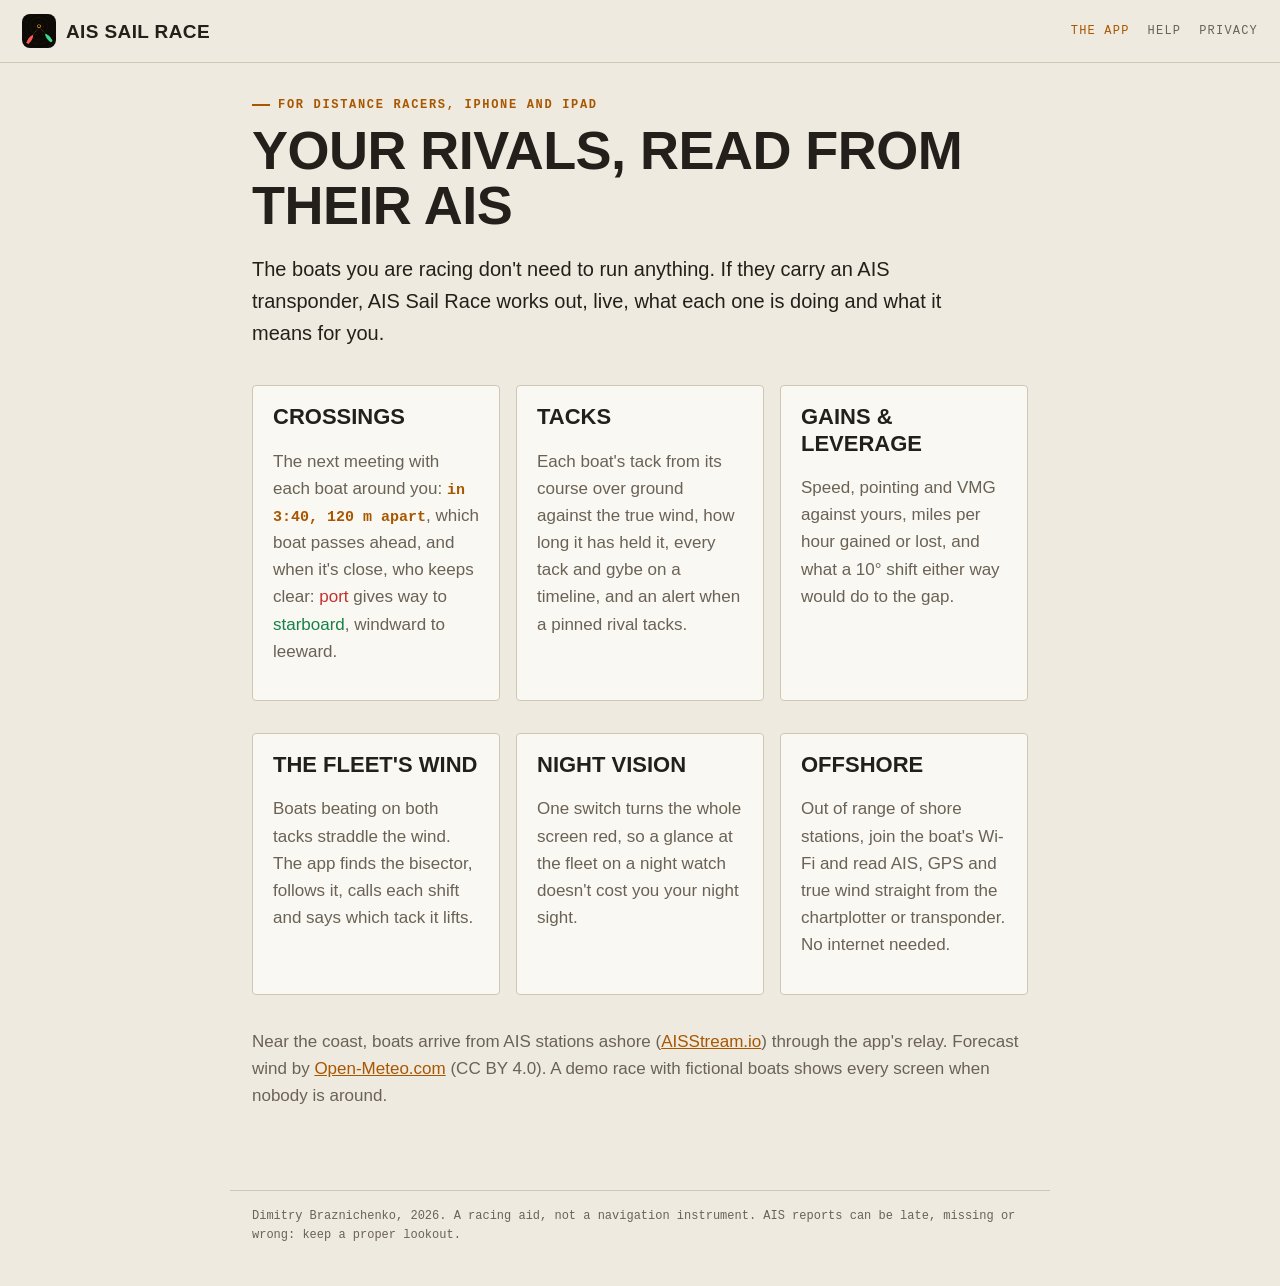
<file: index.html>
<!doctype html>
<html lang="en">
<head>
  <meta charset="utf-8" />
  <meta name="viewport" content="width=device-width, initial-scale=1" />
  <title>AIS Sail Race</title>
  <link rel="stylesheet" href="styles.css" />
  <link rel="icon" href="icon.png" />
</head>
<body>
  <div class="bar">
    <a class="brand" href="index.html"><img src="icon.png" alt="" />AIS Sail Race</a>
    <nav><a href="index.html" aria-current="page">The app</a><a href="support.html">Help</a><a href="privacy.html">Privacy</a></nav>
  </div>
  <main>
    <div class="kicker">For distance racers, iPhone and iPad</div>
    <h1>Your rivals, read from their AIS</h1>
    <p class="lede">The boats you are racing don't need to run anything. If they carry an AIS transponder, AIS Sail Race works out, live, what each one is doing and what it means for you.</p>
    <div class="grid">
      <div class="panel"><h2>Crossings</h2><p>The next meeting with each boat around you: <span class="fig">in 3:40, 120 m apart</span>, which boat passes ahead, and when it's close, who keeps clear: <span class="port">port</span> gives way to <span class="stbd">starboard</span>, windward to leeward.</p></div>
      <div class="panel"><h2>Tacks</h2><p>Each boat's tack from its course over ground against the true wind, how long it has held it, every tack and gybe on a timeline, and an alert when a pinned rival tacks.</p></div>
      <div class="panel"><h2>Gains &amp; leverage</h2><p>Speed, pointing and VMG against yours, miles per hour gained or lost, and what a 10&deg; shift either way would do to the gap.</p></div>
      <div class="panel"><h2>The fleet's wind</h2><p>Boats beating on both tacks straddle the wind. The app finds the bisector, follows it, calls each shift and says which tack it lifts.</p></div>
      <div class="panel"><h2>Night vision</h2><p>One switch turns the whole screen red, so a glance at the fleet on a night watch doesn't cost you your night sight.</p></div>
      <div class="panel"><h2>Offshore</h2><p>Out of range of shore stations, join the boat's Wi-Fi and read AIS, GPS and true wind straight from the chartplotter or transponder. No internet needed.</p></div>
    </div>
    <p>Near the coast, boats arrive from AIS stations ashore (<a href="https://aisstream.io/">AISStream.io</a>) through the app's relay. Forecast wind by <a href="https://open-meteo.com/">Open-Meteo.com</a> (CC BY 4.0). A demo race with fictional boats shows every screen when nobody is around.</p>
  </main>
  <footer>Dimitry Braznichenko, 2026. A racing aid, not a navigation instrument. AIS reports can be late, missing or wrong: keep a proper lookout.</footer>
</body>
</html>
</file>
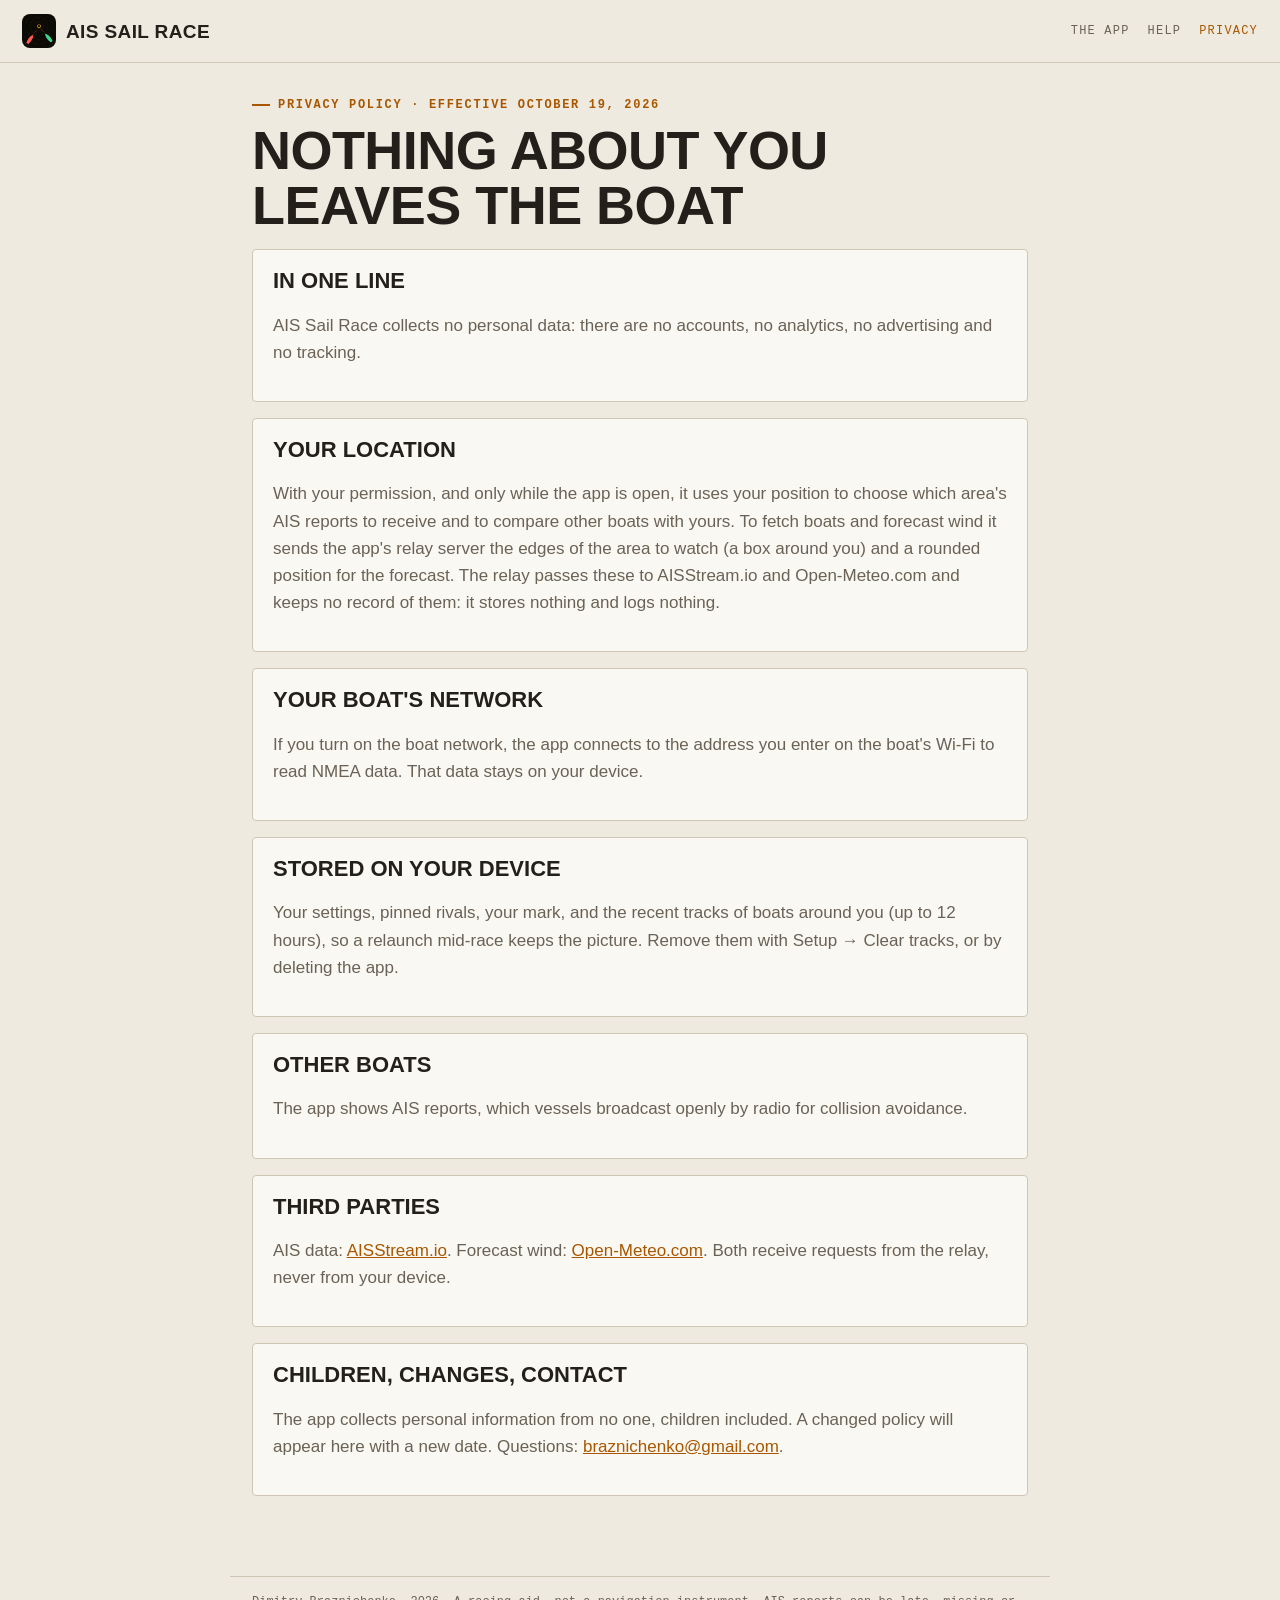
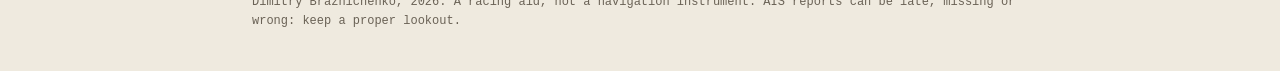
<file: privacy.html>
<!doctype html>
<html lang="en">
<head>
  <meta charset="utf-8" />
  <meta name="viewport" content="width=device-width, initial-scale=1" />
  <title>AIS Sail Race Privacy Policy</title>
  <link rel="stylesheet" href="styles.css" />
  <link rel="icon" href="icon.png" />
</head>
<body>
  <div class="bar">
    <a class="brand" href="index.html"><img src="icon.png" alt="" />AIS Sail Race</a>
    <nav><a href="index.html">The app</a><a href="support.html">Help</a><a href="privacy.html" aria-current="page">Privacy</a></nav>
  </div>
  <main>
    <div class="kicker">Privacy policy &middot; effective October 19, 2026</div>
    <h1>Nothing about you leaves the boat</h1>
    <div class="panel"><h2>In one line</h2><p>AIS Sail Race collects no personal data: there are no accounts, no analytics, no advertising and no tracking.</p></div>
    <div class="panel"><h2>Your location</h2><p>With your permission, and only while the app is open, it uses your position to choose which area's AIS reports to receive and to compare other boats with yours. To fetch boats and forecast wind it sends the app's relay server the edges of the area to watch (a box around you) and a rounded position for the forecast. The relay passes these to AISStream.io and Open-Meteo.com and keeps no record of them: it stores nothing and logs nothing.</p></div>
    <div class="panel"><h2>Your boat's network</h2><p>If you turn on the boat network, the app connects to the address you enter on the boat's Wi-Fi to read NMEA data. That data stays on your device.</p></div>
    <div class="panel"><h2>Stored on your device</h2><p>Your settings, pinned rivals, your mark, and the recent tracks of boats around you (up to 12 hours), so a relaunch mid-race keeps the picture. Remove them with Setup &rarr; Clear tracks, or by deleting the app.</p></div>
    <div class="panel"><h2>Other boats</h2><p>The app shows AIS reports, which vessels broadcast openly by radio for collision avoidance.</p></div>
    <div class="panel"><h2>Third parties</h2><p>AIS data: <a href="https://aisstream.io/">AISStream.io</a>. Forecast wind: <a href="https://open-meteo.com/">Open-Meteo.com</a>. Both receive requests from the relay, never from your device.</p></div>
    <div class="panel"><h2>Children, changes, contact</h2><p>The app collects personal information from no one, children included. A changed policy will appear here with a new date. Questions: <a href="mailto:braznichenko@gmail.com?subject=AIS%20Sail%20Race%20privacy">braznichenko@gmail.com</a>.</p></div>
  </main>
  <footer>Dimitry Braznichenko, 2026. A racing aid, not a navigation instrument. AIS reports can be late, missing or wrong: keep a proper lookout.</footer>
</body>
</html>
</file>
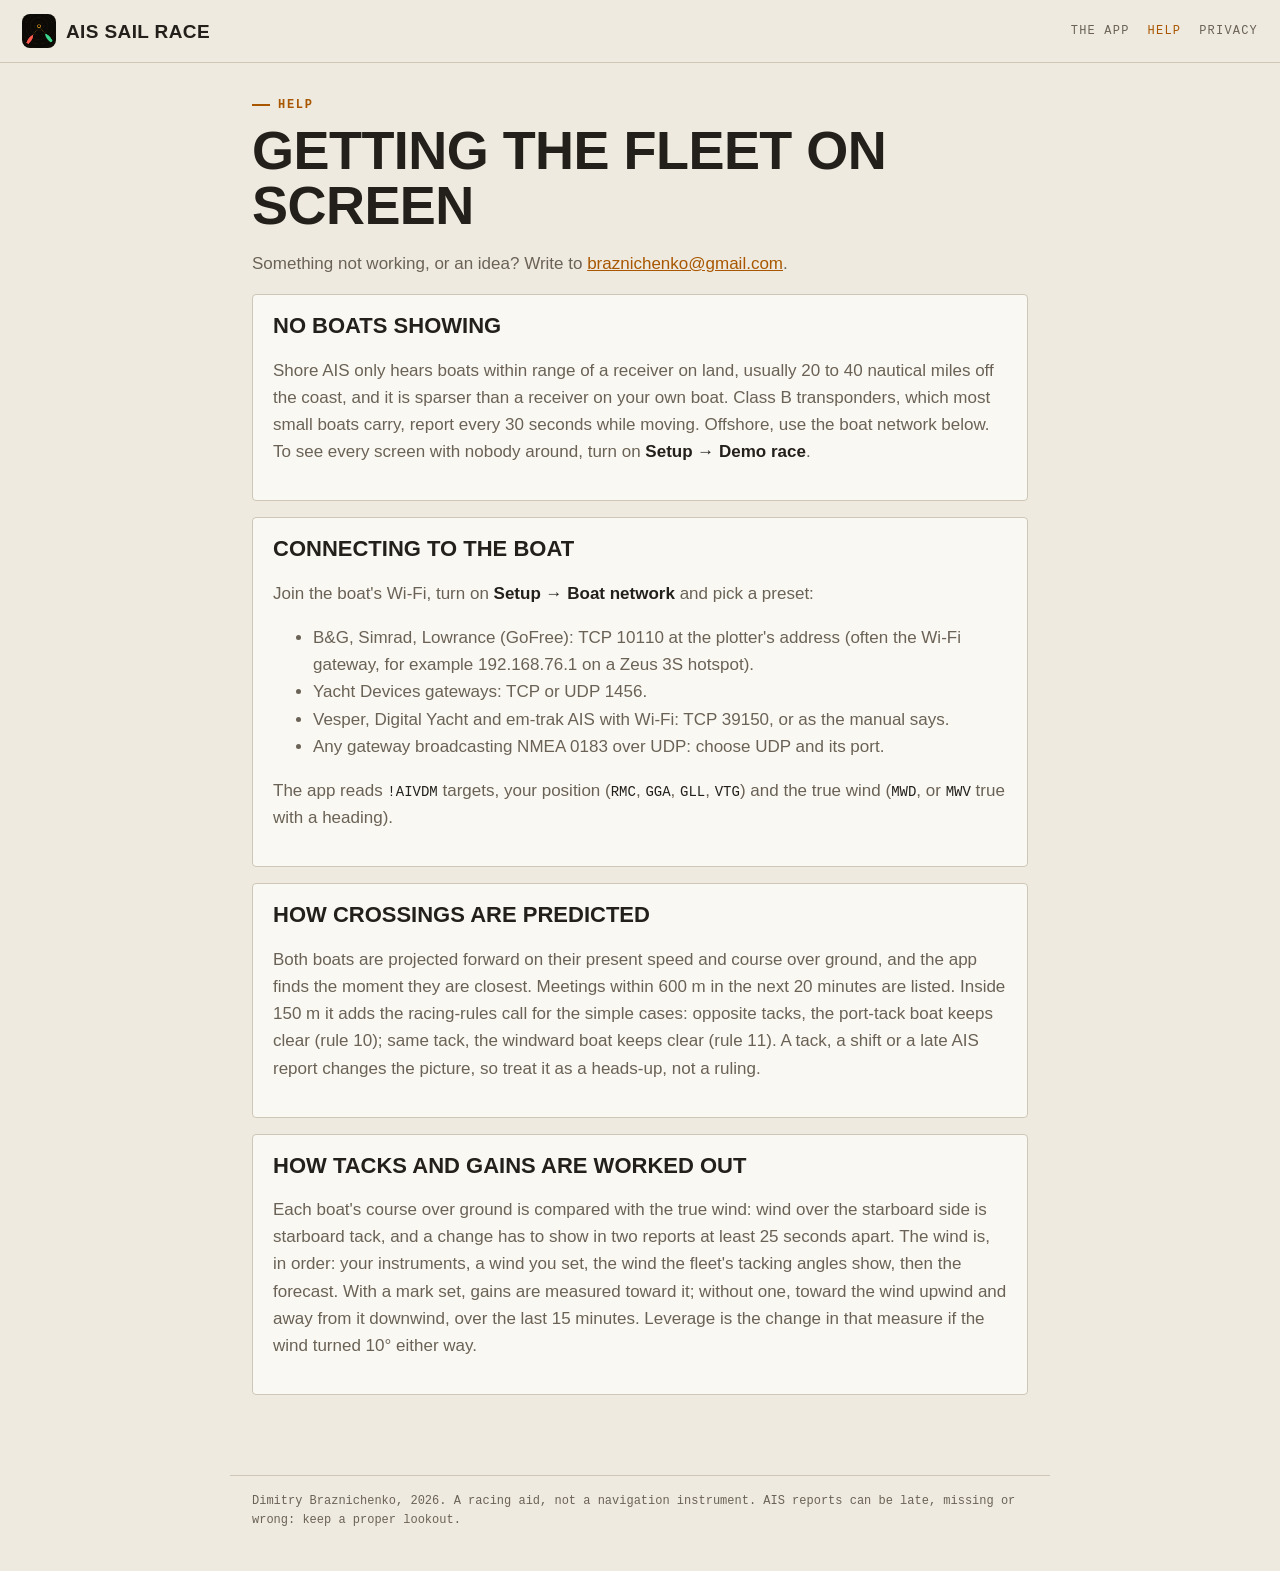
<file: support.html>
<!doctype html>
<html lang="en">
<head>
  <meta charset="utf-8" />
  <meta name="viewport" content="width=device-width, initial-scale=1" />
  <title>AIS Sail Race Help</title>
  <link rel="stylesheet" href="styles.css" />
  <link rel="icon" href="icon.png" />
</head>
<body>
  <div class="bar">
    <a class="brand" href="index.html"><img src="icon.png" alt="" />AIS Sail Race</a>
    <nav><a href="index.html">The app</a><a href="support.html" aria-current="page">Help</a><a href="privacy.html">Privacy</a></nav>
  </div>
  <main>
    <div class="kicker">Help</div>
    <h1>Getting the fleet on screen</h1>
    <p>Something not working, or an idea? Write to <a href="mailto:braznichenko@gmail.com?subject=AIS%20Sail%20Race">braznichenko@gmail.com</a>.</p>
    <div class="panel"><h2>No boats showing</h2>
    <p>Shore AIS only hears boats within range of a receiver on land, usually 20 to 40 nautical miles off the coast, and it is sparser than a receiver on your own boat. Class B transponders, which most small boats carry, report every 30 seconds while moving. Offshore, use the boat network below. To see every screen with nobody around, turn on <strong>Setup &rarr; Demo race</strong>.</p></div>
    <div class="panel"><h2>Connecting to the boat</h2>
    <p>Join the boat's Wi-Fi, turn on <strong>Setup &rarr; Boat network</strong> and pick a preset:</p>
    <ul>
      <li>B&amp;G, Simrad, Lowrance (GoFree): TCP 10110 at the plotter's address (often the Wi-Fi gateway, for example 192.168.76.1 on a Zeus 3S hotspot).</li>
      <li>Yacht Devices gateways: TCP or UDP 1456.</li>
      <li>Vesper, Digital Yacht and em-trak AIS with Wi-Fi: TCP 39150, or as the manual says.</li>
      <li>Any gateway broadcasting NMEA 0183 over UDP: choose UDP and its port.</li>
    </ul>
    <p>The app reads <code>!AIVDM</code> targets, your position (<code>RMC</code>, <code>GGA</code>, <code>GLL</code>, <code>VTG</code>) and the true wind (<code>MWD</code>, or <code>MWV</code> true with a heading).</p></div>
    <div class="panel"><h2>How crossings are predicted</h2>
    <p>Both boats are projected forward on their present speed and course over ground, and the app finds the moment they are closest. Meetings within 600 m in the next 20 minutes are listed. Inside 150 m it adds the racing-rules call for the simple cases: opposite tacks, the port-tack boat keeps clear (rule 10); same tack, the windward boat keeps clear (rule 11). A tack, a shift or a late AIS report changes the picture, so treat it as a heads-up, not a ruling.</p></div>
    <div class="panel"><h2>How tacks and gains are worked out</h2>
    <p>Each boat's course over ground is compared with the true wind: wind over the starboard side is starboard tack, and a change has to show in two reports at least 25 seconds apart. The wind is, in order: your instruments, a wind you set, the wind the fleet's tacking angles show, then the forecast. With a mark set, gains are measured toward it; without one, toward the wind upwind and away from it downwind, over the last 15 minutes. Leverage is the change in that measure if the wind turned 10&deg; either way.</p></div>
  </main>
  <footer>Dimitry Braznichenko, 2026. A racing aid, not a navigation instrument. AIS reports can be late, missing or wrong: keep a proper lookout.</footer>
</body>
</html>
</file>
<file: styles.css>
/* Chart table: warm plotter black, AIS amber, condensed caps, monospaced figures. */
:root { --deck: #14120f; --panel: #1c1a16; --rule: #3a342c; --ink: #ede6d6; --dim: #a79e8f; --amber: #f4a62a; --port: #ff5b4f; --stbd: #3fd58b; }
@media (prefers-color-scheme: light) {
  :root { --deck: #efeadf; --panel: #faf8f2; --rule: #cfc7b5; --ink: #23201b; --dim: #6a6256; --amber: #a85700; --port: #c4302b; --stbd: #17804a; }
}
* { box-sizing: border-box; }
body { margin: 0; background: var(--deck); color: var(--ink); font: 17px/1.6 -apple-system, BlinkMacSystemFont, "Helvetica Neue", sans-serif; }
.bar { display: flex; align-items: center; justify-content: space-between; gap: 16px; padding: 14px 22px; border-bottom: 1px solid var(--rule); }
.bar .brand { display: flex; align-items: center; gap: 10px; color: var(--ink); text-decoration: none; font: 800 19px/1 -apple-system, sans-serif; font-stretch: condensed; text-transform: uppercase; letter-spacing: 0.02em; }
.bar img { width: 34px; height: 34px; border-radius: 8px; }
.bar nav { display: flex; gap: 18px; font: 500 12px/1 ui-monospace, "SF Mono", Menlo, monospace; text-transform: uppercase; letter-spacing: 0.1em; }
.bar nav a { color: var(--dim); text-decoration: none; }
.bar nav a[aria-current] { color: var(--amber); }
main { max-width: 820px; margin: 0 auto; padding: 36px 22px 64px; }
.kicker { font: 600 12px/1 ui-monospace, "SF Mono", Menlo, monospace; letter-spacing: 0.14em; text-transform: uppercase; color: var(--amber); }
.kicker::before { content: ""; display: inline-block; width: 18px; height: 2px; background: var(--amber); vertical-align: middle; margin-right: 8px; }
h1 { font: 900 clamp(34px, 7vw, 54px)/1.02 -apple-system, sans-serif; font-stretch: condensed; text-transform: uppercase; margin: 12px 0 16px; letter-spacing: -0.01em; }
h2 { font: 800 22px/1.2 -apple-system, sans-serif; font-stretch: condensed; text-transform: uppercase; margin: 0 0 8px; }
.lede { font-size: 20px; color: var(--ink); max-width: 36em; }
p, li { color: var(--dim); }
strong { color: var(--ink); font-weight: 600; }
a { color: var(--amber); }
code { font: 14px ui-monospace, "SF Mono", Menlo, monospace; color: var(--ink); }
.panel { background: var(--panel); border: 1px solid var(--rule); border-radius: 4px; padding: 18px 20px; margin: 16px 0; }
.grid { display: grid; grid-template-columns: repeat(auto-fit, minmax(230px, 1fr)); gap: 0 16px; }
.port { color: var(--port); } .stbd { color: var(--stbd); }
.fig { font: 700 15px ui-monospace, "SF Mono", Menlo, monospace; color: var(--amber); }
footer { max-width: 820px; margin: 0 auto; padding: 16px 22px 40px; border-top: 1px solid var(--rule); font: 12px/1.6 ui-monospace, "SF Mono", Menlo, monospace; color: var(--dim); }
@media (max-width: 520px) { .bar { flex-direction: column; align-items: flex-start; } }
</file>
